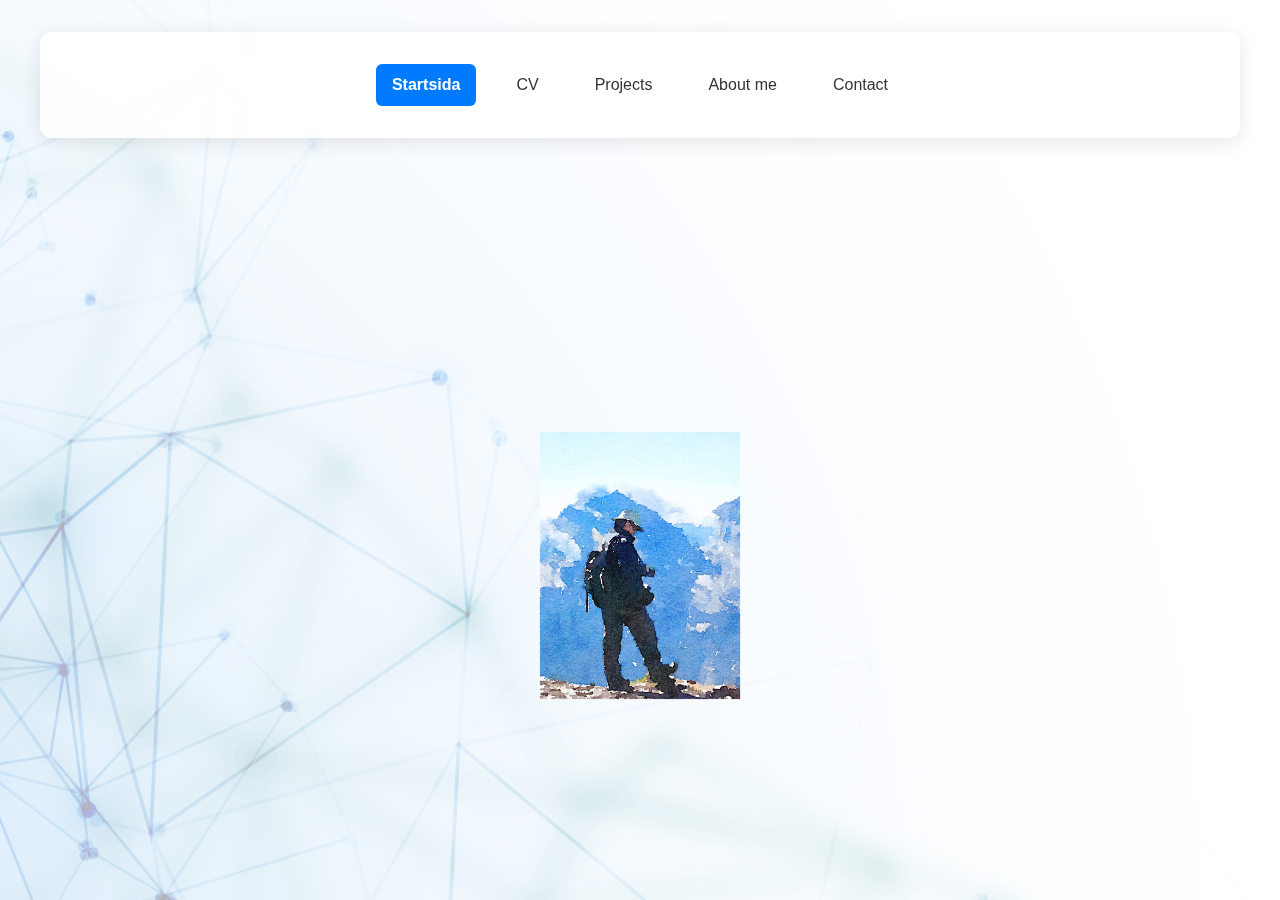
<file: index.html>
<!DOCTYPE html>
<html lang="sv">
<head>
    <meta charset="UTF-8">
    <link rel="stylesheet" href="style.css">
    <link rel="preconnect" href="https://fonts.googleapis.com">
    <link rel="preconnect" href="https://fonts.gstatic.com" crossorigin>
    <link href="https://fonts.googleapis.com/css2?family=Open+Sans:ital,wght@0,300..800;1,300..800&family=Poppins&display=swap" rel="stylesheet">
    <script src="script.js"></script>
    <title>index</title>
</head>
<body>
    <nav>
        <ul class="submenu" id="submenu">
            <a href="index.html" class="submenu-item">Startsida</a>
            <a href="./Pages/CV.html" class="submenu-item">CV</a>
            <a href="./Pages/Projects.html" class="submenu-item">Projects</a>
            <a href="./Pages/About.html" class="submenu-item">About me</a>
            <a href="./Pages/Contact.html" class="submenu-item">Contact</a>
        </ul>
    </nav>

    <h1 class="animate-title">Welcome to my CV website</h1>

    <div class="painting">
        <img src="Asset/painting_for_index.jpg">
    </div>

    <!-- Easter egg container - bara ägget och hover-zonen -->
    <div class="easter-egg-container">
        <div class="egg-zone"></div>
        <img id="easter-egg" src="Asset/Pokemon-egg.png" alt="Easter Egg" class="hidden-egg">
    </div>
    
    <div id="eggmodalId" class="modal">
        <div class="modal-content">
            <span class="close" onclick="closeModal('eggmodalId')">&times;</span>
            <h2>Grattis!</h2>
            <p>Du hittade ett påskägg! 🎉</p>
        </div>
    </div>

    <div id="hackerModal" class="modal">
        <div class="modal-content">
            <span class="close" onclick="closeModal('hackerModal')">&times;</span>
            <h2>Grattis!</h2>
            <p>Du skrev 1337! Du är en riktig hacker! 🎉</p>
        </div>
    </div>
</body>
</html>
</file>
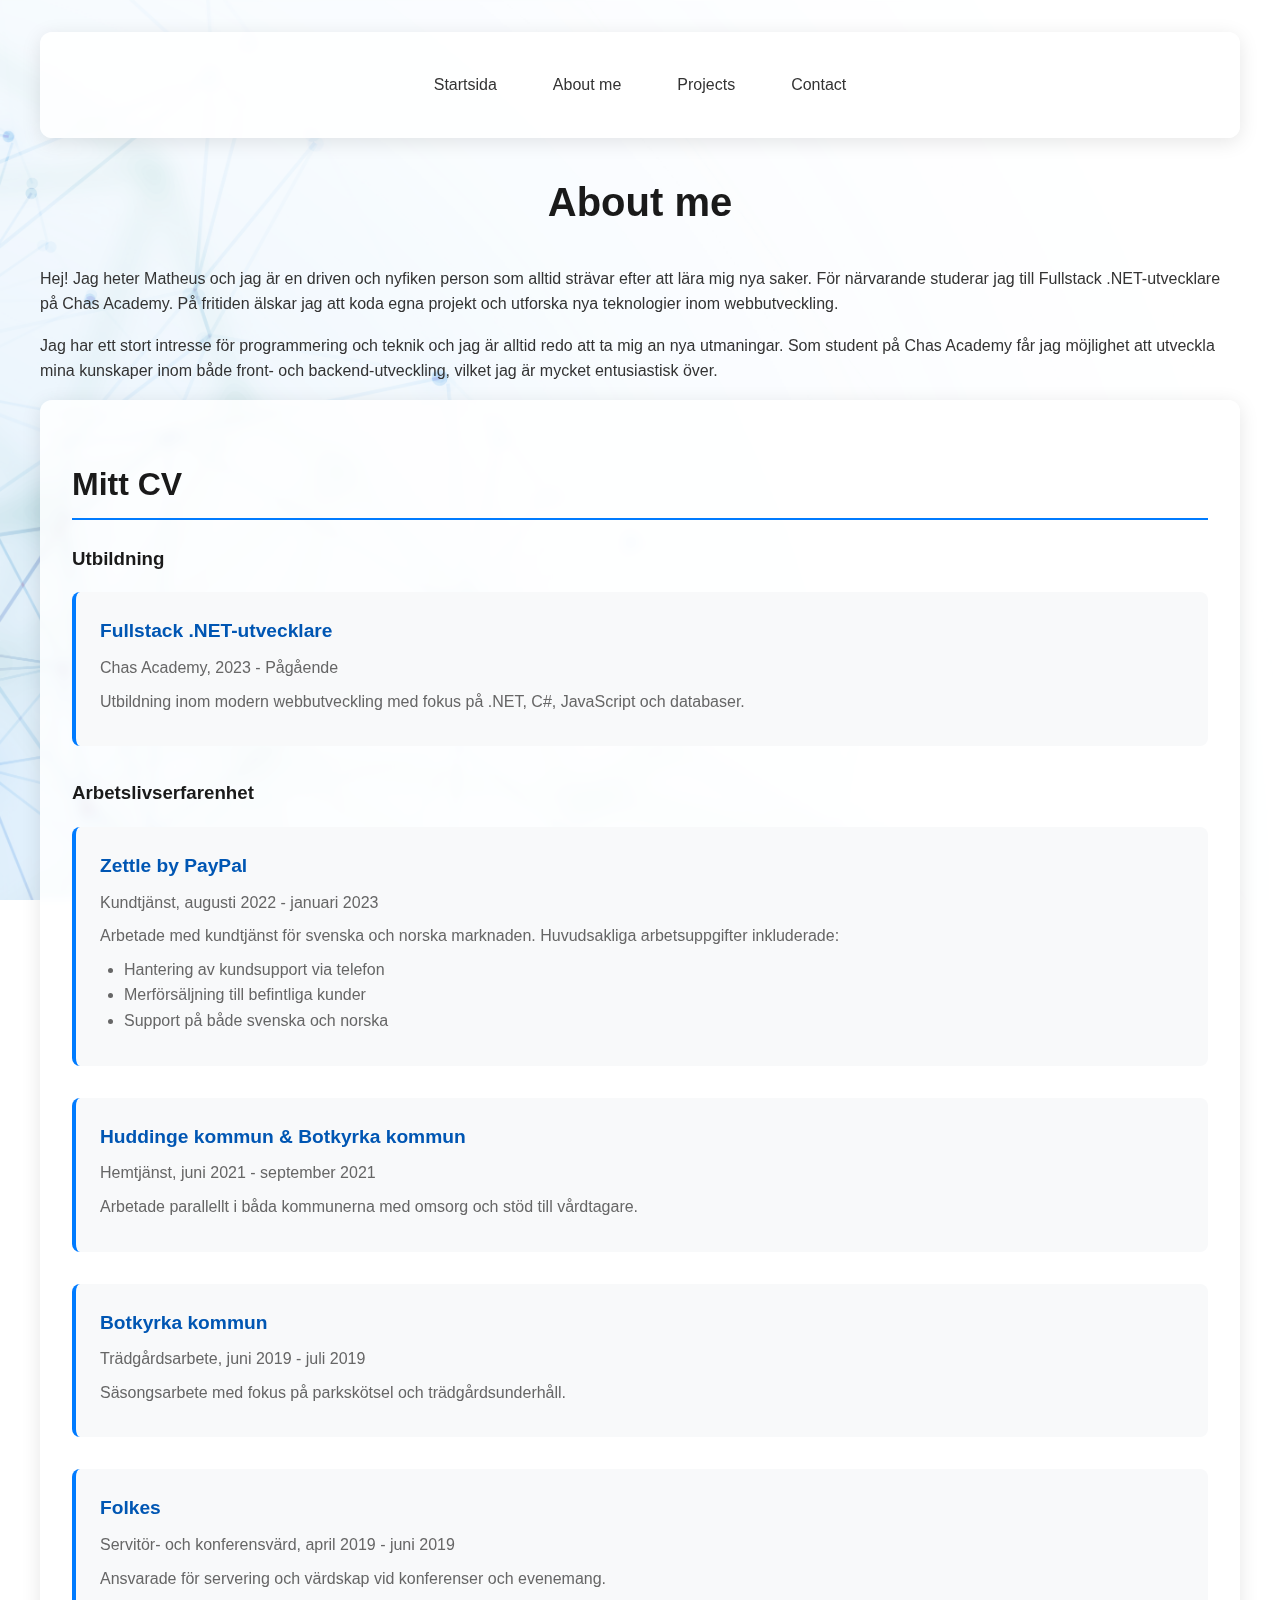
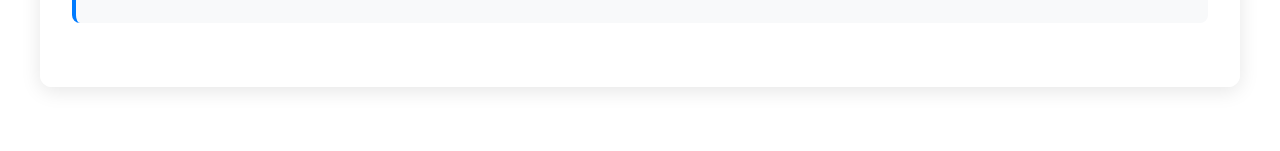
<file: docs/About.html>
<!DOCTYPE html>
<html lang="sv">
<head>
    <meta charset="UTF-8">
    <script src="../script.js"></script>
    <link rel="stylesheet" href="../style.css">
    <link rel="preconnect" href="https://fonts.googleapis.com">
    <link rel="preconnect" href="https://fonts.gstatic.com" crossorigin>
    <link href="https://fonts.googleapis.com/css2?family=Open+Sans:ital,wght@0,300..800;1,300..800&family=Poppins&display=swap" rel="stylesheet">
</head>
<body>
    <nav>
        <ul class="submenu" id="submenu">
            <a href="../index.html" class="submenu-item">Startsida</a>
            <a href="../docs/About.html" class="submenu-item">About me</a>
            <a href="../docs/Projects.html" class="submenu-item">Projects</a>
            <a href="../docs/Contact.html" class="submenu-item">Contact</a>
        </ul>
    </nav>

<h1>About me </h1>    

<p>Hej! Jag heter Matheus och jag är en driven och nyfiken person som alltid strävar efter att lära mig nya saker. För närvarande studerar jag till Fullstack .NET-utvecklare på Chas Academy. På fritiden älskar jag att koda egna projekt och utforska nya teknologier inom webbutveckling.</p>
<p>Jag har ett stort intresse för programmering och teknik och jag är alltid redo att ta mig an nya utmaningar. Som student på Chas Academy får jag möjlighet att utveckla mina kunskaper inom både front- och backend-utveckling, vilket jag är mycket entusiastisk över.</p>

<section class="cv-section">
    <h2>Mitt CV</h2>
    
    <div class="education">
        <h3>Utbildning</h3>
        <div class="cv-item">
            <h4>Fullstack .NET-utvecklare</h4>
            <p>Chas Academy, 2023 - Pågående</p>
            <p>Utbildning inom modern webbutveckling med fokus på .NET, C#, JavaScript och databaser.</p>
        </div>
    </div>

    <div class="experience">
        <h3>Arbetslivserfarenhet</h3>
        
        <div class="cv-item">
            <h4>Zettle by PayPal</h4>
            <p>Kundtjänst, augusti 2022 - januari 2023</p>
            <p>Arbetade med kundtjänst för svenska och norska marknaden. Huvudsakliga arbetsuppgifter inkluderade:</p>
            <ul>
                <li>Hantering av kundsupport via telefon</li>
                <li>Merförsäljning till befintliga kunder</li>
                <li>Support på både svenska och norska</li>
            </ul>
        </div>

        <div class="cv-item">
            <h4>Huddinge kommun & Botkyrka kommun</h4>
            <p>Hemtjänst, juni 2021 - september 2021</p>
            <p>Arbetade parallellt i båda kommunerna med omsorg och stöd till vårdtagare.</p>
        </div>

        <div class="cv-item">
            <h4>Botkyrka kommun</h4>
            <p>Trädgårdsarbete, juni 2019 - juli 2019</p>
            <p>Säsongsarbete med fokus på parkskötsel och trädgårdsunderhåll.</p>
        </div>

        <div class="cv-item">
            <h4>Folkes</h4>
            <p>Servitör- och konferensvärd, april 2019 - juni 2019</p>
            <p>Ansvarade för servering och värdskap vid konferenser och evenemang.</p>
        </div>
    </div>
</section>

<!-- Easter egg container - bara ägget och hover-zonen -->
<div class="easter-egg-container">
    <div class="egg-zone"></div>
    <img id="easter-egg" src="../Asset/Pokemon-egg.png" alt="Easter Egg" class="hidden-egg">
</div>


</body>
</html>
</file>
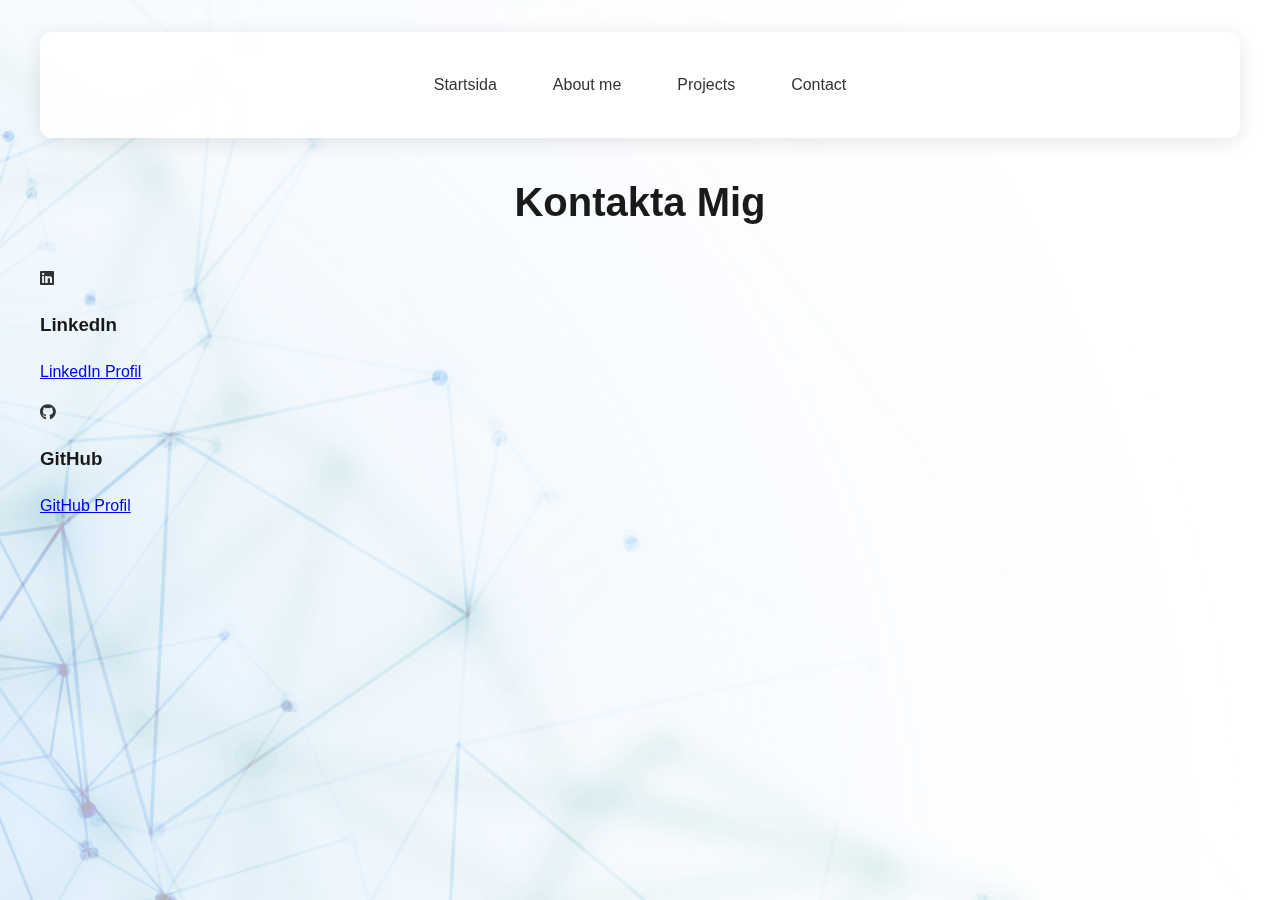
<file: docs/Contact.html>
<!DOCTYPE html>
<html lang="sv">
<head>
    <meta charset="UTF-8">
    <meta name="viewport" content="width=device-width, initial-scale=1.0">
    <title>Kontakta Mig</title>
    <link rel="stylesheet" href="../style.css">
    <script src="../script.js"></script>
    <link rel="stylesheet" href="https://cdnjs.cloudflare.com/ajax/libs/font-awesome/6.0.0/css/all.min.css">
</head>
<body>
    <nav>
        <ul class="submenu" id="submenu">
            <a href="../index.html" class="submenu-item">Startsida</a>
            <a href="../docs/About.html" class="submenu-item">About me</a>
            <a href="../docs/Projects.html" class="submenu-item">Projects</a>
            <a href="../docs/Contact.html" class="submenu-item">Contact</a>
        </ul>
    </nav>

    <div class="contact-container">
        <h1>Kontakta Mig</h1>
        
        <div class="contact-info">

            <div class="contact-item">
                <i class="fab fa-linkedin"></i>
                <h3>LinkedIn</h3>
                <p><a href="https://www.linkedin.com/in/ditt-profil" target="_blank">LinkedIn Profil</a></p>
            </div>
            <div class="contact-item">
                <i class="fab fa-github"></i>
                <h3>GitHub</h3>
                <p><a href="https://github.com/ditt-användarnamn" target="_blank">GitHub Profil</a></p>
            </div>
        </div>
    </div>
<!-- Easter egg container - bara ägget och hover-zonen -->
    <div class="easter-egg-container">
        <div class="egg-zone"></div>
        <img id="easter-egg" src="../Asset/Pokemon-egg.png" alt="Easter Egg" class="hidden-egg">
    </div>

</body>
</html>
</file>
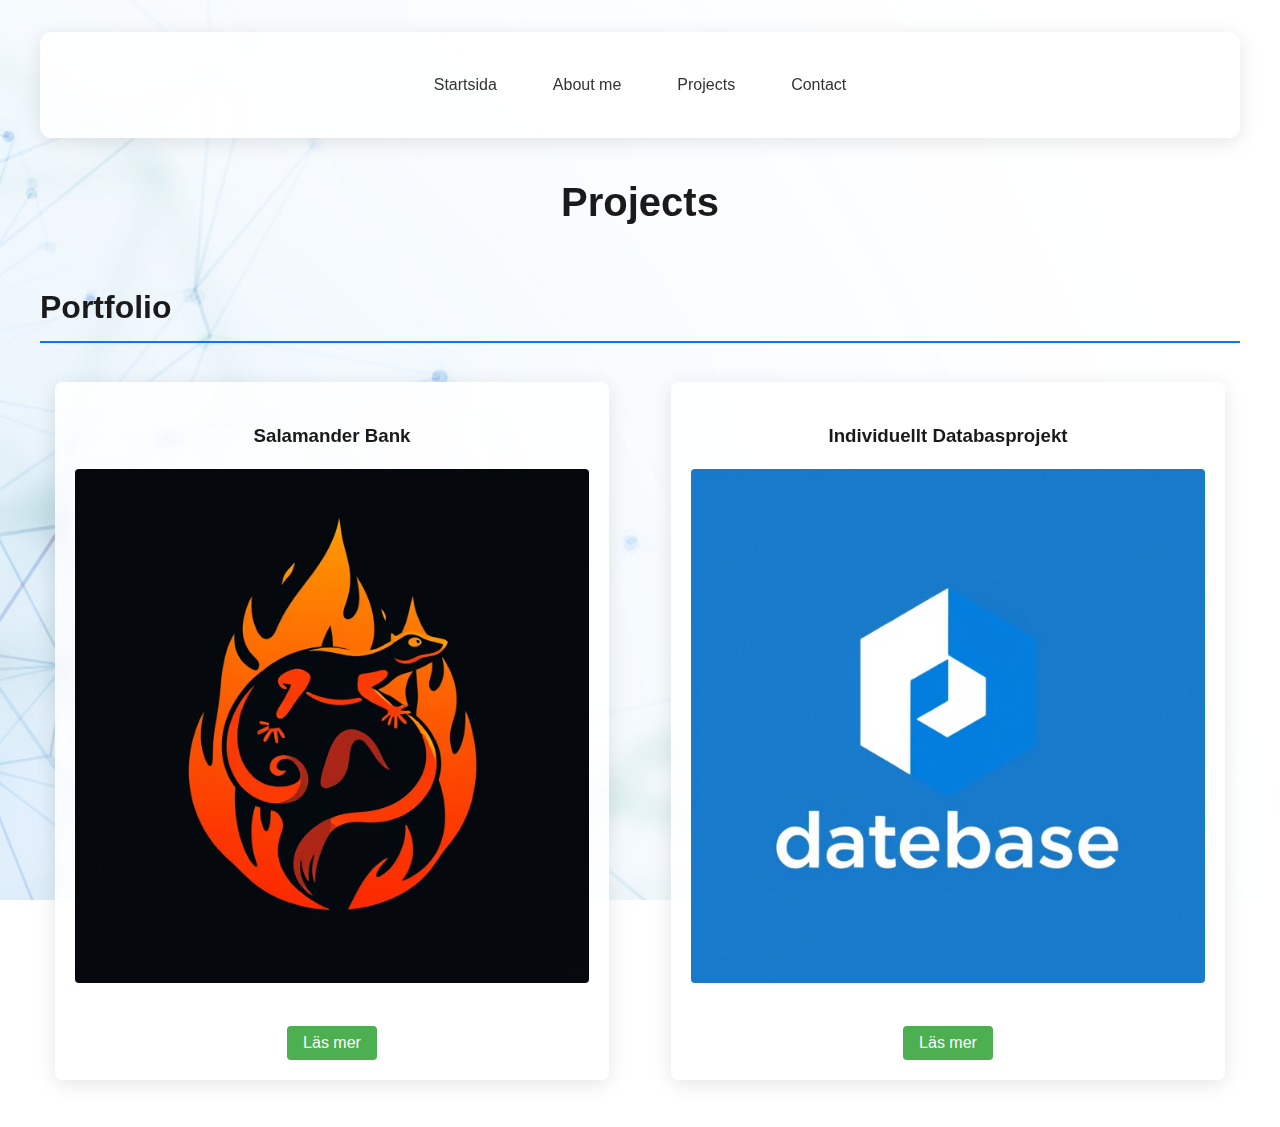
<file: docs/Projects.html>
<!DOCTYPE html>
<html lang="sv">
<head>
    <meta charset="UTF-8">
    <script src="../script.js"></script>
    <link rel="stylesheet" href="../style.css">
    <link rel="preconnect" href="https://fonts.googleapis.com">
    <link rel="preconnect" href="https://fonts.gstatic.com" crossorigin>
    <link href="https://fonts.googleapis.com/css2?family=Open+Sans:ital,wght@0,300..800;1,300..800&family=Poppins&display=swap" rel="stylesheet">
</head>
    <nav>
        <ul class="submenu" id="submenu">
            <a href="../index.html" class="submenu-item">Startsida</a>
            <a href="../docs/About.html" class="submenu-item">About me</a>
            <a href="../docs/Projects.html" class="submenu-item">Projects</a>
            <a href="../docs/Contact.html" class="submenu-item">Contact</a>
        </ul>
    </nav>

<h1>Projects</h1>    
<section class="portfolio-section"></section>
    <h2>Portfolio</h2>
    
    <div class="project-grid">
        <div class="project-card">
            <h3>Salamander Bank</h3>
            <img src="../Asset/Salamander_bank_logo.jpg" alt="Projekt 1 skärmdump">
            <div class="project-links">
                <button onclick="openModal('salamanderModal')" class="read-more-btn">Läs mer</button>
            </div>
        </div>

        <div class="project-card">
            <h3>Individuellt Databasprojekt</h3>
            <img src="../Asset/Database_logo.jpg" alt="Projekt 2 skärmdump">
            <div class="project-links">
                <button onclick="openModal('databaseModal')" class="read-more-btn">Läs mer</button>
            </div>
        </div>
    </div>

    <div id="salamanderModal" class="modal">
        <div class="modal-content">
            <span class="close" onclick="closeModal('salamanderModal')">&times;</span>
            <h2>Salamander Bank</h2>
            <p>Salamander Bank är en konsolbaserad bankapplikation utformad för att hantera konton och utföra transaktioner. Den låter användare skapa konton med e-postverifiering, logga in, hantera bankkonton, överföra pengar med SMS-notifikationer, växla valutor och visa transaktionshistorik. Administratörer kan skapa användarkonton.</p>
            <p>Teknologier: C#, .NET</p>
            <a href="https://github.com/Marremelad/SalamanderBank" target="_blank" class="modal-link">Besök GitHub Repository</a>
        </div>
    </div>

    <div id="databaseModal" class="modal">
        <div class="modal-content">
            <span class="close" onclick="closeModal('databaseModal')">&times;</span>
            <h2>Individuellt Databasprojekt</h2>
            <p>Det individuella databasprojektet är en C#-konsolapplikation som hanterar information om studenter och personal. Projektet är strukturerat med flera komponenter, inklusive en data-mapp för datakällor och databashantering, en models-mapp för datamodeller.</p>
            <p>Teknologier: C#, SQL, Entity Framework</p>
            <a href="https://github.com/ikariLain/Individuellt-databasprojekt" target="_blank" class="modal-link">Besök GitHub Repository</a>
        </div>
    </div>
</section>

<!-- Easter egg container - bara ägget och hover-zonen -->
<div class="easter-egg-container">
    <div class="egg-zone"></div>
    <img id="easter-egg" src="../Asset/Pokemon-egg.png" alt="Easter Egg" class="hidden-egg">
</div>


</body>
</html>
</file>
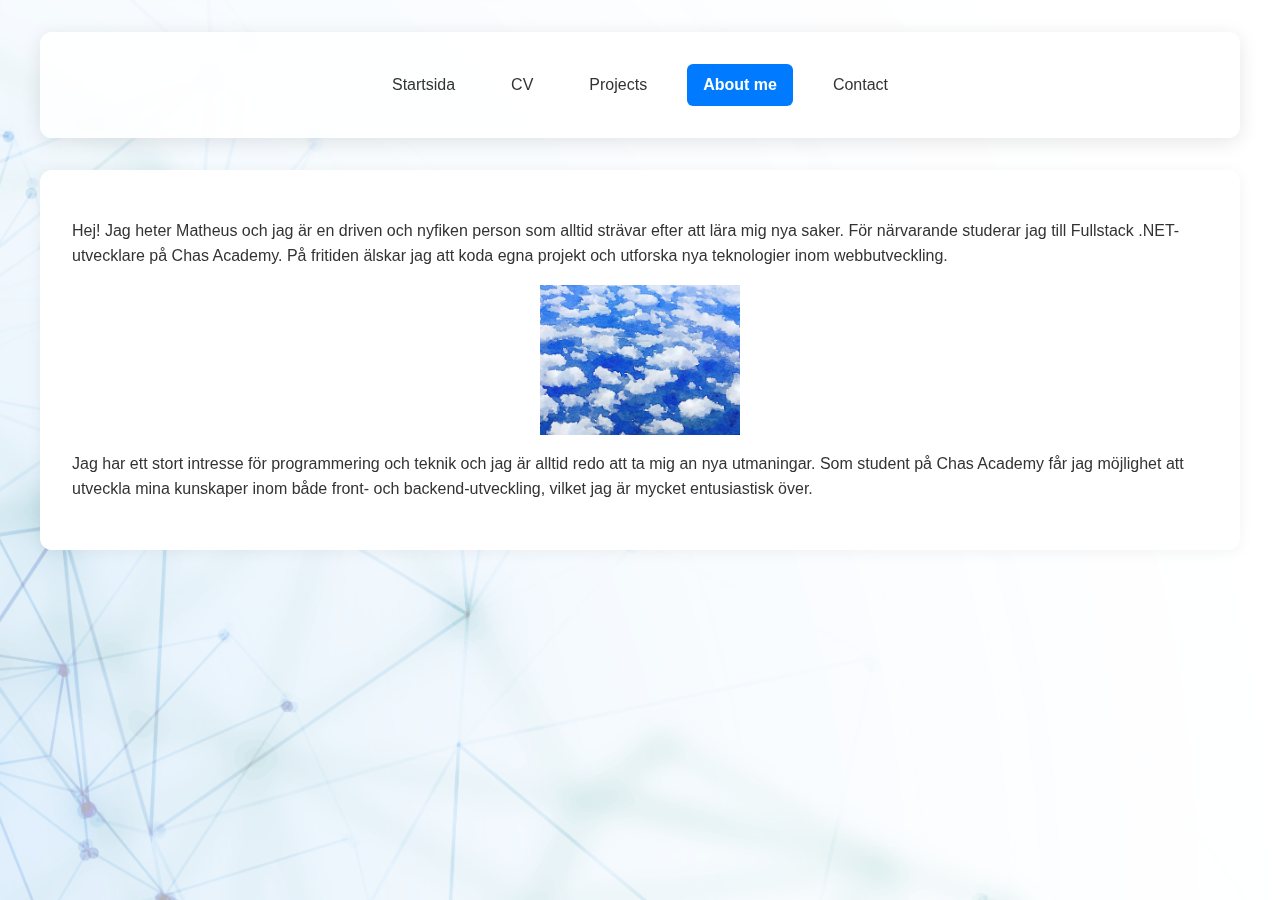
<file: Pages/About.html>
<!DOCTYPE html>
<html lang="en">
<head>
    <meta charset="UTF-8">
    <meta name="viewport" content="width=device-width, initial-scale=1.0">
    <meta charset="UTF-8">
    <meta name="viewport" content="width=device-width, initial-scale=1.0">
    <link rel="stylesheet" href="../style.css">
    <script src="../script.js"></script>
    <link rel="stylesheet" href="https://cdnjs.cloudflare.com/ajax/libs/font-awesome/6.0.0/css/all.min.css">
    <title>About me</title>
</head>
<body>
    <nav>
        <ul class="submenu" id="submenu">
            <a href="../index.html" class="submenu-item">Startsida</a>
            <a href="../Pages/CV.html" class="submenu-item">CV</a>
            <a href="../Pages/Projects.html" class="submenu-item">Projects</a>
            <a href="../Pages/About.html" class="submenu-item">About me</a>
            <a href="../Pages/Contact.html" class="submenu-item">Contact</a>
        </ul>
    </nav>

    

    <div class="textbox">
        <p>Hej! Jag heter Matheus och jag är en driven och nyfiken person som alltid strävar efter att lära mig nya saker. För närvarande studerar jag till Fullstack .NET-utvecklare på Chas Academy. På fritiden älskar jag att koda egna projekt och utforska nya teknologier inom webbutveckling.</p>
        <img src="../Asset/Sky_painting.jpg" class="painting" >
        <p>Jag har ett stort intresse för programmering och teknik och jag är alltid redo att ta mig an nya utmaningar. Som student på Chas Academy får jag möjlighet att utveckla mina kunskaper inom både front- och backend-utveckling, vilket jag är mycket entusiastisk över.</p>
        
    </div>


    <div class="easter-egg-container">
        <div class="egg-zone"></div>
        <img id="easter-egg" src="../Asset/Pokemon-egg.png" alt="Easter Egg" class="hidden-egg">
    </div>
    
    <div id="eggmodalId" class="modal">
        <div class="modal-content">
            <span class="close" onclick="closeModal('eggmodalId')">&times;</span>
            <h2>Grattis!</h2>
            <p>Du hittade ett påskägg! 🎉</p>
        </div>
    </div>

    <div id="hackerModal" class="modal">
        <div class="modal-content">
            <span class="close" onclick="closeModal('hackerModal')">&times;</span>
            <h2>Grattis!</h2>
            <p>Du skrev 1337! Du är en riktig hacker! 🎉</p>
        </div>
    </div>
</body>
</html>
</file>
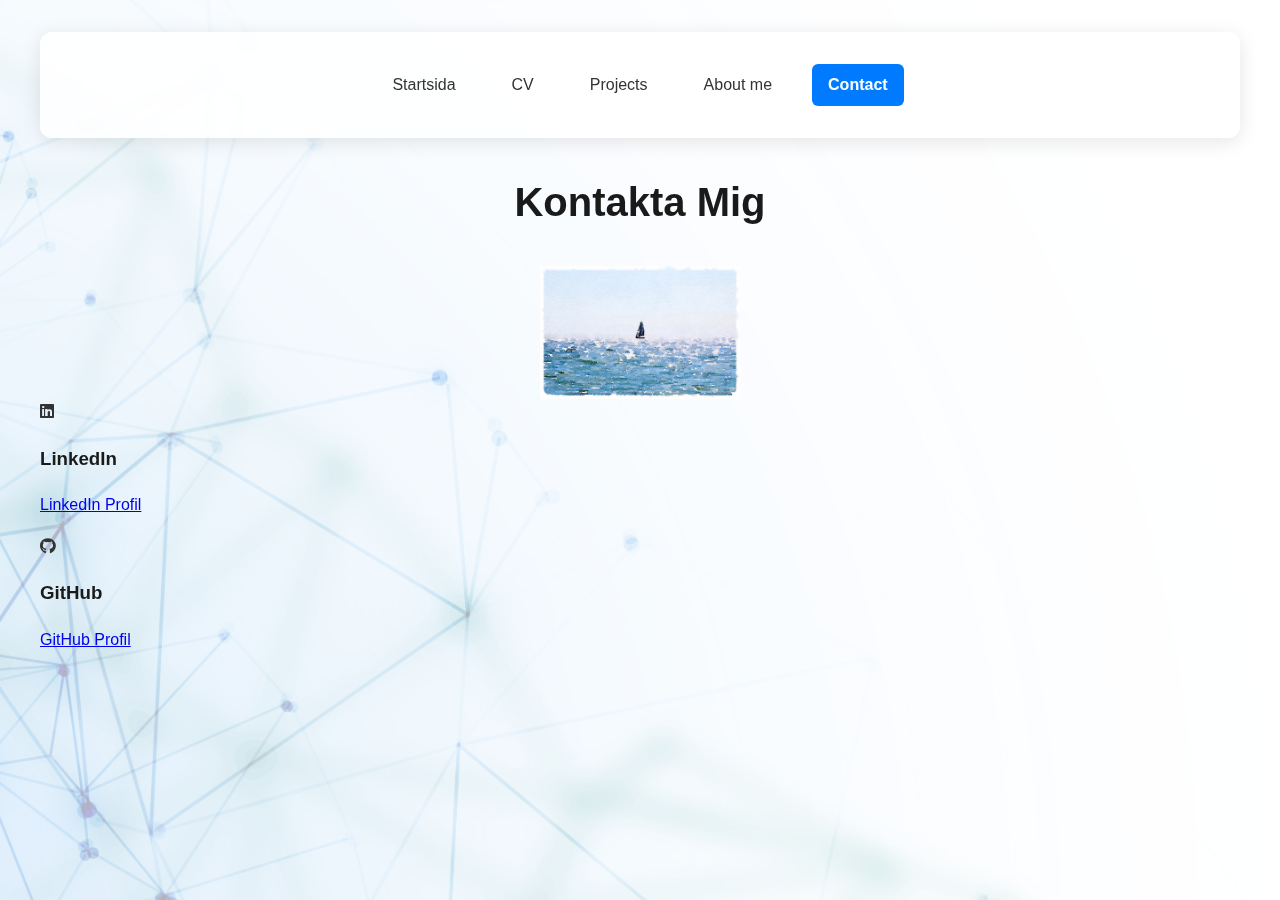
<file: Pages/Contact.html>
<!DOCTYPE html>
<html lang="sv">
<head>
    <meta charset="UTF-8">
    <link rel="stylesheet" href="../style.css">
    <link rel="preconnect" href="https://fonts.googleapis.com">
    <link rel="preconnect" href="https://fonts.gstatic.com" crossorigin>
    <link href="https://fonts.googleapis.com/css2?family=Open+Sans:ital,wght@0,300..800;1,300..800&family=Poppins&display=swap" rel="stylesheet">
    <link rel="stylesheet" href="https://cdnjs.cloudflare.com/ajax/libs/font-awesome/6.5.1/css/all.min.css">
    <script src="../script.js"></script>
</head>
<body>
    <nav>
        <ul class="submenu" id="submenu">
            <a href="../index.html" class="submenu-item">Startsida</a>
            <a href="../Pages/CV.html" class="submenu-item">CV</a>
            <a href="../Pages/Projects.html" class="submenu-item">Projects</a>
            <a href="../Pages/About.html" class="submenu-item">About me</a>
            <a href="../Pages/Contact.html" class="submenu-item">Contact</a>
        </ul>
    </nav>
    <div class="contact-container">
        <h1>Kontakta Mig</h1>
        <img src="../Asset/Sea_painting.jpg" class="painting">
        
        <div class="contact-info">

            <div class="contact-item">
                <i class="fab fa-linkedin"></i>
                <h3>LinkedIn</h3>
                <p><a href="https://www.linkedin.com/in/matheus-torrico-076364182/" target="_blank">LinkedIn Profil</a></p>
            </div>
            
            <div class="contact-item">
                <i class="fab fa-github"></i>
                <h3>GitHub</h3>
                <p><a href="https://www.linkedin.com/in/matheus-torrico-076364182/" target="_blank">GitHub Profil</a></p>
            </div>
        </div>
        
    </div>
<!-- Easter egg container - bara ägget och hover-zonen -->
    <div class="easter-egg-container">
        <div class="egg-zone"></div>
        <img id="easter-egg" src="../Asset/Pokemon-egg.png" alt="Easter Egg" class="hidden-egg">
    </div>

    <div id="eggmodalId" class="modal">
        <div class="modal-content">
            <span class="close" onclick="closeModal('eggmodalId')">&times;</span>
            <h2>Grattis!</h2>
            <p>Du hittade ett påskägg! 🎉</p>
        </div>
    </div>

    <div id="hackerModal" class="modal">
        <div class="modal-content">
            <span class="close" onclick="closeModal('hackerModal')">&times;</span>
            <h2>Grattis!</h2>
            <p>Du skrev 1337! Du är en riktig hacker! 🎉</p>
        </div>
    </div>
</body>
</html>
</file>
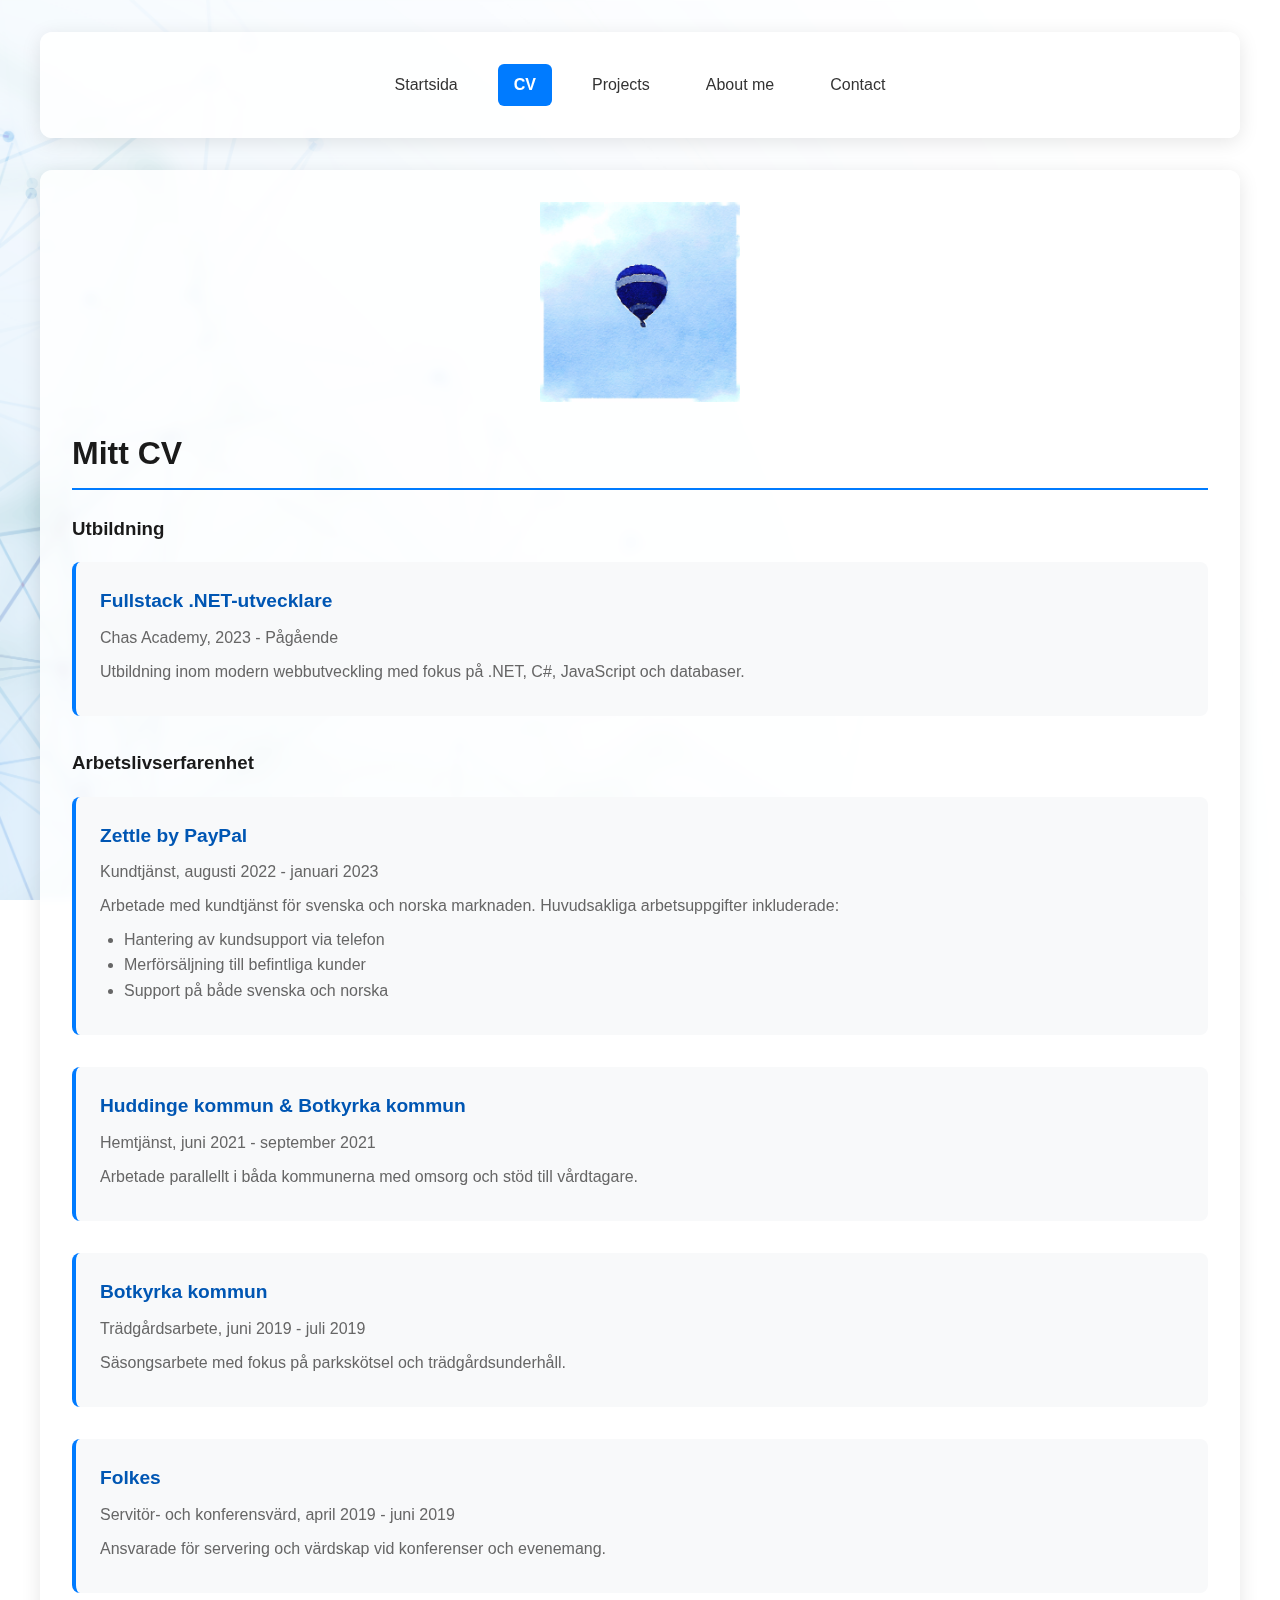
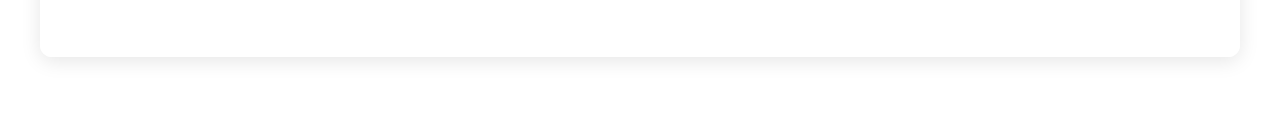
<file: Pages/CV.html>
<!DOCTYPE html>
<html lang="sv">
<head>
    <meta charset="UTF-8">
    <meta name="viewport" content="width=device-width, initial-scale=1.0">
    <link rel="stylesheet" href="../style.css">
    <script src="../script.js"></script>
    <link rel="stylesheet" href="https://cdnjs.cloudflare.com/ajax/libs/font-awesome/6.0.0/css/all.min.css">
    <title>CV</title>
</head>
    <nav>
        <ul class="submenu" id="submenu">
            <a href="../index.html" class="submenu-item">Startsida</a>
            <a href="../Pages/CV.html" class="submenu-item">CV</a>
            <a href="../Pages/Projects.html" class="submenu-item">Projects</a>
            <a href="../Pages/About.html" class="submenu-item">About me</a>
            <a href="../Pages/Contact.html" class="submenu-item">Contact</a>
        </ul>
    </nav>



<section class="cv-section">
    <img src="../Asset/Ballon_painting.jpg" class="painting">
    <h2>Mitt CV</h2>

    
    
    <div class="education">
        <h3>Utbildning</h3>
        <div class="cv-item">
            <h4>Fullstack .NET-utvecklare</h4>
            <p>Chas Academy, 2023 - Pågående</p>
            <p>Utbildning inom modern webbutveckling med fokus på .NET, C#, JavaScript och databaser.</p>
        </div>
    </div>

    <div class="experience">
        <h3>Arbetslivserfarenhet</h3>
        
        <div class="cv-item">
            <h4>Zettle by PayPal</h4>
            <p>Kundtjänst, augusti 2022 - januari 2023</p>
            <p>Arbetade med kundtjänst för svenska och norska marknaden. Huvudsakliga arbetsuppgifter inkluderade:</p>
            <ul>
                <li>Hantering av kundsupport via telefon</li>
                <li>Merförsäljning till befintliga kunder</li>
                <li>Support på både svenska och norska</li>
            </ul>
        </div>

        <div class="cv-item">
            <h4>Huddinge kommun & Botkyrka kommun</h4>
            <p>Hemtjänst, juni 2021 - september 2021</p>
            <p>Arbetade parallellt i båda kommunerna med omsorg och stöd till vårdtagare.</p>
        </div>

        <div class="cv-item">
            <h4>Botkyrka kommun</h4>
            <p>Trädgårdsarbete, juni 2019 - juli 2019</p>
            <p>Säsongsarbete med fokus på parkskötsel och trädgårdsunderhåll.</p>
        </div>

        <div class="cv-item">
            <h4>Folkes</h4>
            <p>Servitör- och konferensvärd, april 2019 - juni 2019</p>
            <p>Ansvarade för servering och värdskap vid konferenser och evenemang.</p>
        </div>
    </div>
</section>

<!-- Easter egg container - bara ägget och hover-zonen -->
<div class="easter-egg-container">
    <div class="egg-zone"></div>
    <img id="easter-egg" src="../Asset/Pokemon-egg.png" alt="Easter Egg" class="hidden-egg">
</div>

<div id="eggmodalId" class="modal">
    <div class="modal-content">
        <span class="close" onclick="closeModal('eggmodalId')">&times;</span>
        <h2>Grattis!</h2>
        <p>Du hittade ett påskägg! 🎉</p>
    </div>
</div>

<div id="hackerModal" class="modal">
    <div class="modal-content">
        <span class="close" onclick="closeModal('hackerModal')">&times;</span>
        <h2>Grattis!</h2>
        <p>Du skrev 1337! Du är en riktig hacker! 🎉</p>
    </div>
</div>
</body>
</html>
</file>
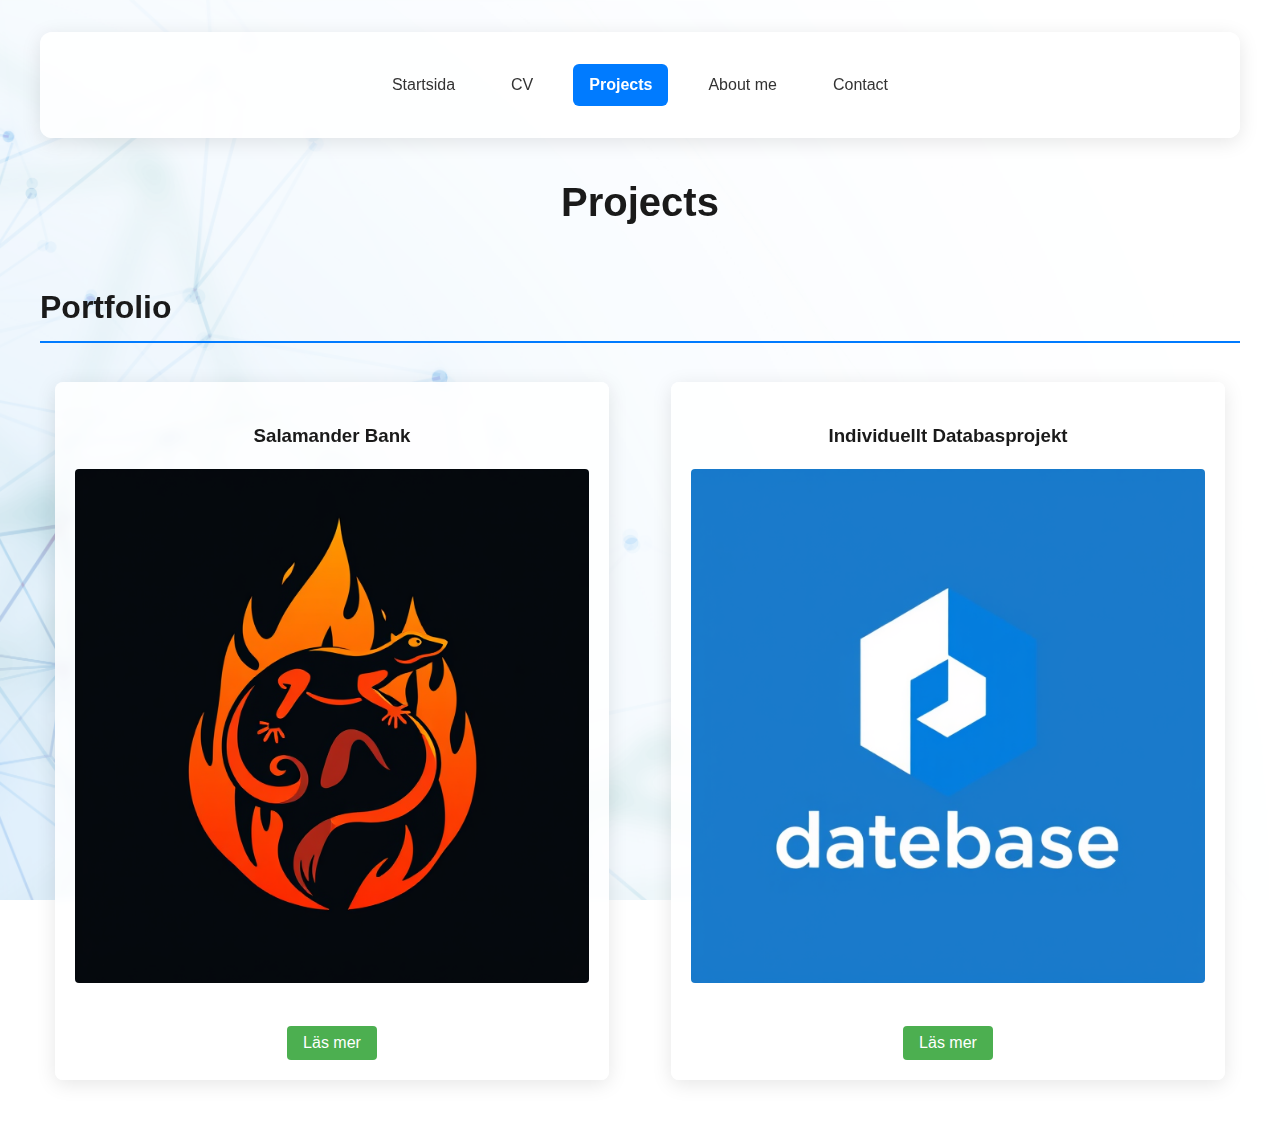
<file: Pages/Projects.html>
<!DOCTYPE html>
<html lang="sv">
<head>
    <meta charset="UTF-8">
    <script src="../script.js"></script>
    <link rel="stylesheet" href="../style.css">
    <link rel="preconnect" href="https://fonts.googleapis.com">
    <link rel="preconnect" href="https://fonts.gstatic.com" crossorigin>
    <link href="https://fonts.googleapis.com/css2?family=Open+Sans:ital,wght@0,300..800;1,300..800&family=Poppins&display=swap" rel="stylesheet">
    <title>Projects</title>
</head>
    <nav>
        <ul class="submenu" id="submenu">
            <a href="../index.html" class="submenu-item">Startsida</a>
            <a href="../Pages/CV.html" class="submenu-item">CV</a>
            <a href="../Pages/Projects.html" class="submenu-item">Projects</a>
            <a href="../Pages/About.html" class="submenu-item">About me</a>
            <a href="../Pages/Contact.html" class="submenu-item">Contact</a>
        </ul>
    </nav>

<h1>Projects</h1>    
<section class="portfolio-section"></section>
    <h2>Portfolio</h2>
    
    <div class="project-grid">
        <div class="project-card">
            <h3>Salamander Bank</h3>
            <img src="../Asset/Salamander_bank_logo.jpg" alt="Projekt 1 skärmdump">
            <div class="project-links">
                <button onclick="openModal('salamanderModal')" class="read-more-btn">Läs mer</button>
            </div>
        </div>

        <div class="project-card">
            <h3>Individuellt Databasprojekt</h3>
            <img src="../Asset/Database_logo.jpg" alt="Projekt 2 skärmdump">
            <div class="project-links">
                <button onclick="openModal('databaseModal')" class="read-more-btn">Läs mer</button>
            </div>
        </div>
    </div>

    <div id="salamanderModal" class="modal">
        <div class="modal-content">
            <span class="close" onclick="closeModal('salamanderModal')">&times;</span>
            <h2>Salamander Bank</h2>
            <p>Salamander Bank är en konsolbaserad bankapplikation utformad för att hantera konton och utföra transaktioner. Den låter användare skapa konton med e-postverifiering, logga in, hantera bankkonton, överföra pengar med SMS-notifikationer, växla valutor och visa transaktionshistorik. Administratörer kan skapa användarkonton.</p>
            <p>Teknologier: C#, .NET</p>
            <a href="https://github.com/Marremelad/SalamanderBank" target="_blank" class="modal-link">Besök GitHub Repository</a>
        </div>
    </div>

    <div id="databaseModal" class="modal">
        <div class="modal-content">
            <span class="close" onclick="closeModal('databaseModal')">&times;</span>
            <h2>Individuellt Databasprojekt</h2>
            <p>Det individuella databasprojektet är en C#-konsolapplikation som hanterar information om studenter och personal. Projektet är strukturerat med flera komponenter, inklusive en data-mapp för datakällor och databashantering, en models-mapp för datamodeller.</p>
            <p>Teknologier: C#, SQL, Entity Framework</p>
            <a href="https://github.com/ikariLain/Individuellt-databasprojekt" target="_blank" class="modal-link">Besök GitHub Repository</a>
        </div>
    </div>
</section>

<!-- Easter egg container - bara ägget och hover-zonen -->
<div class="easter-egg-container">
    <div class="egg-zone"></div>
    <img id="easter-egg" src="../Asset/Pokemon-egg.png" alt="Easter Egg" class="hidden-egg">
</div>

<div id="eggmodalId" class="modal">
    <div class="modal-content">
        <span class="close" onclick="closeModal('eggmodalId')">&times;</span>
        <h2>Grattis!</h2>
        <p>Du hittade ett påskägg! 🎉</p>
    </div>
</div>

<div id="hackerModal" class="modal">
    <div class="modal-content">
        <span class="close" onclick="closeModal('hackerModal')">&times;</span>
        <h2>Grattis!</h2>
        <p>Du skrev 1337! Du är en riktig hacker! 🎉</p>
    </div>
</div>

</body>
</html>
</file>
<file: style.css>
body {
    font-family: 'Inter', sans-serif;
    line-height: 1.6;
    max-width: 1200px;
    margin: 0 auto;
    padding: 2rem;
    background-image: url(./Asset/Background_img.jpg);
    background-attachment: fixed;
    background-size: cover;
    background-position: center;
    color: #333;
    position: relative;
}


body::before {
    content: '';
    position: fixed;
    top: 0;
    left: 0;
    right: 0;
    bottom: 0;
    background: rgba(255, 255, 255, 0.7); 
    z-index: -1;
}

nav {
    background: white;
    padding: 1rem;
    border-radius: 12px;
    box-shadow: 0 2px 15px rgba(0,0,0,0.05);
    margin-bottom: 2rem;
}

.submenu {
    display: flex;
    gap: 1.5rem;
    justify-content: center;
    list-style: none;
    padding: 0;
}

.submenu-item {
    text-decoration: none;
    color: #333;
    font-weight: 500;
    padding: 0.5rem 1rem;
    border-radius: 6px;
    transition: all 0.3s ease;
}

.submenu-item:hover {
    background-color: #007bff;
    color: white;
}

.submenu-item.active {
    background-color: #007bff;
    color: white;
    font-weight: bold;
    
}

.cv-section {
    background: white;
    border-radius: 12px;
    padding: 2rem;
    box-shadow: 0 2px 15px rgba(0,0,0,0.05);
    margin-bottom: 2rem;
}

.cv-item {
    margin-bottom: 2rem;
    padding: 1.5rem;
    border-radius: 8px;
    background-color: #f8f9fa;
    border-left: 4px solid #007bff;
    transition: transform 0.2s ease;
}

.cv-item:hover {
    transform: translateX(5px);
}

.cv-item h4 {
    color: #0056b3; 
    margin: 0 0 0.5rem 0;
    font-size: 1.2rem;
    font-weight: 600; 
}

.cv-item p {
    margin: 0.5rem 0;
    color: #666;
}

.cv-item ul {
    margin: 0.5rem 0;
    padding-left: 1.5rem;
    color: #666;
}


h1, h2, h3 {
    color: #1a1a1a; 
    font-weight: 700; 
}

h1 {
    font-size: 2.5rem;
    margin-bottom: 2rem;
    text-align: center;
}

h2 {
    font-size: 2rem;
    margin-bottom: 1.5rem;
    border-bottom: 2px solid #007bff;
    padding-bottom: 0.5rem;
}

.portfolio-section {
    margin-top: 3rem;
}

.project-grid {
    display: grid;
    grid-template-columns: repeat(auto-fit, minmax(300px, 1fr));
    gap: 2rem;
}

.project-card {
    padding: 20px;
    margin: 15px;
    border-radius: 8px;
    box-shadow: 0 2px 5px rgba(0,0,0,0.1);
    text-align: center;
}

.project-card img {
    width: 100%;
    height: auto;
    margin-bottom: 15px;
    border-radius: 4px;
}

.project-links {
    margin-top: 20px;
}

.read-more-btn {
    padding: 12px 24px;
    font-size: 16px;
    background-color: #4CAF50;
    color: white;
    border: none;
    border-radius: 4px;
    cursor: pointer;
    transition: background-color 0.3s ease;
}

@media (max-width: 768px) {
    body {
        padding: 1rem;
    }
    
    .submenu {
        flex-direction: column;
        align-items: center;
    }
    
    .cv-item {
        padding: 1rem;
    }
}


.cv-section, nav, .project-card {
    background: rgba(255, 255, 255, 0.85); 
    backdrop-filter: blur(5px); 
    -webkit-backdrop-filter: blur(5px);
    box-shadow: 0 4px 20px rgba(0,0,0,0.15); 
}


.cv-section, nav, .project-card {
    box-shadow: 0 4px 20px rgba(0,0,0,0.1);
}

.hidden-egg {
    position: absolute;
    bottom: 20px;
    right: 20px;
    width: 50px;
    height: 50px;
    opacity: 0; 
    transition: opacity 0.3s ease;
    cursor: pointer;
    z-index: 2;
    display: none; 
}

.egg-zone {
    position: absolute;
    bottom: 10px;
    right: 10px;
    width: 70px;
    height: 70px;
    z-index: 1;
}

.egg-zone:hover + .hidden-egg,
.hidden-egg:hover {
    opacity: 1;
    display: block; 
}


@keyframes eggFound {
    0% {
        transform: scale(1) rotate(0deg);
        opacity: 1;
    }
    50% {
        transform: scale(1.5) rotate(180deg);
        opacity: 0.5;
    }
    100% {
        transform: scale(0) rotate(360deg);
        opacity: 0;
    }
}


.hidden-egg::after {
    content: '';
    position: absolute;
    top: -5px;
    left: -5px;
    right: -5px;
    bottom: -5px;
    border-radius: 50%;
    background: radial-gradient(circle, rgba(255,215,0,0.2) 0%, rgba(255,215,0,0) 70%);
    animation: glow 2s ease-in-out infinite alternate;
    z-index: -1;
}

@keyframes glow {
    from {
        opacity: 0.5;
        transform: scale(0.8);
    }
    to {
        opacity: 0.8;
        transform: scale(1.1);
    }
}

@media (max-width: 1200px) {
    .project-card img {
        height: 350px;
    }
}

@media (max-width: 768px) {
    .project-card img {
        height: 300px;
    }
}

@media (max-width: 480px) {
    .project-card img {
        height: 250px;
    }
}

.modal {
    display: none;
    position: fixed;
    z-index: 1;
    left: 0;
    top: 0;
    width: 100%;
    height: 100%;
    background-color: rgba(0,0,0,0.7);
}

.modal-content {
    background-color: #fefefe;
    margin: 15% auto;
    padding: 20px;
    border: 1px solid #888;
    width: 70%;
    max-width: 600px;
    border-radius: 5px;
}

.close {
    color: #aaa;
    float: right;
    font-size: 28px;
    font-weight: bold;
    cursor: pointer;
}

.close:hover {
    color: black;
}

.read-more-btn {
    padding: 8px 16px;
    background-color: #4CAF50;
    color: white;
    border: none;
    border-radius: 4px;
    cursor: pointer;
}

.read-more-btn:hover {
    background-color: #45a049;
}

.modal-link {
    display: inline-block;
    margin-top: 15px;
    color: #4CAF50;
    text-decoration: none;
}

.modal-link:hover {
    text-decoration: underline;
}

.modal {
    display: none;
    position: fixed;
    z-index: 1000;
    left: 0;
    top: 0;
    width: 100%;
    height: 100%;
    background-color: rgba(0,0,0,0.5);
}

.modal-content {
    background-color: #fefefe;
    margin: 15% auto;
    padding: 20px;
    border: 1px solid #888;
    width: 80%;
    max-width: 500px;
    border-radius: 5px;
    position: relative;
}

.close {
    color: #aaa;
    float: right;
    font-size: 28px;
    font-weight: bold;
    cursor: pointer;
}

.close:hover,
.close:focus {
    color: black;
    text-decoration: none;
    cursor: pointer;
}

.animate-title {
    animation: modernFadeIn 2s cubic-bezier(0.23, 1, 0.32, 1), textGlow 3s ease-in-out infinite 2s;
    opacity: 0; 
    animation-fill-mode: forwards; 
    position: relative; 
    overflow: hidden;
    text-align: center;
    width: 100%;
    margin: 10rem 0 2rem 0;
    transition: all 0.3s ease;
    font-size: 4rem; 
    letter-spacing: -0.03em; 
    color: #1a1a1a; 
}

/* Responsive adjustments */
@media (max-width: 1200px) {
    .animate-title {
        font-size: 3.5rem;
    }
}

@media (max-width: 768px) {
    .animate-title {
        font-size: 3rem;
        padding: 0 1rem;
    }
}

@media (max-width: 480px) {
    .animate-title {
        font-size: 2.5rem;
    }
}

/* Keep existing animations, modified hover scale */
.animate-title:hover {
    transform: scale(1.03);
    text-shadow: 0 0 25px rgba(0, 123, 255, 0.6);
}

@keyframes modernFadeIn {
    0% {
        opacity: 0;
        transform: translateY(-20px) scale(0.95);
        filter: blur(4px);
    }
    100% {
        opacity: 1;
        transform: translateY(0) scale(1);
        filter: blur(0);
    }
}

@keyframes textGlow {
    0% {
        text-shadow: 0 0 10px rgba(0, 123, 255, 0.3);
    }
    50% {
        text-shadow: 0 0 20px rgba(0, 123, 255, 0.6), 
                     0 0 30px rgba(0, 123, 255, 0.4);
    }
    100% {
        text-shadow: 0 0 10px rgba(0, 123, 255, 0.3);
    }
}

.textbox {
    background: white;
    border-radius: 12px;
    padding: 2rem;
    box-shadow: 0 2px 15px rgba(0,0,0,0.05);
    margin-bottom: 2rem;
}

.painting {
    max-width: 200px;
    margin: 0 auto;
    display: flex;
    align-items: center;
    justify-content: center;
}

.painting img {
    width: 100%;
}
</file>
